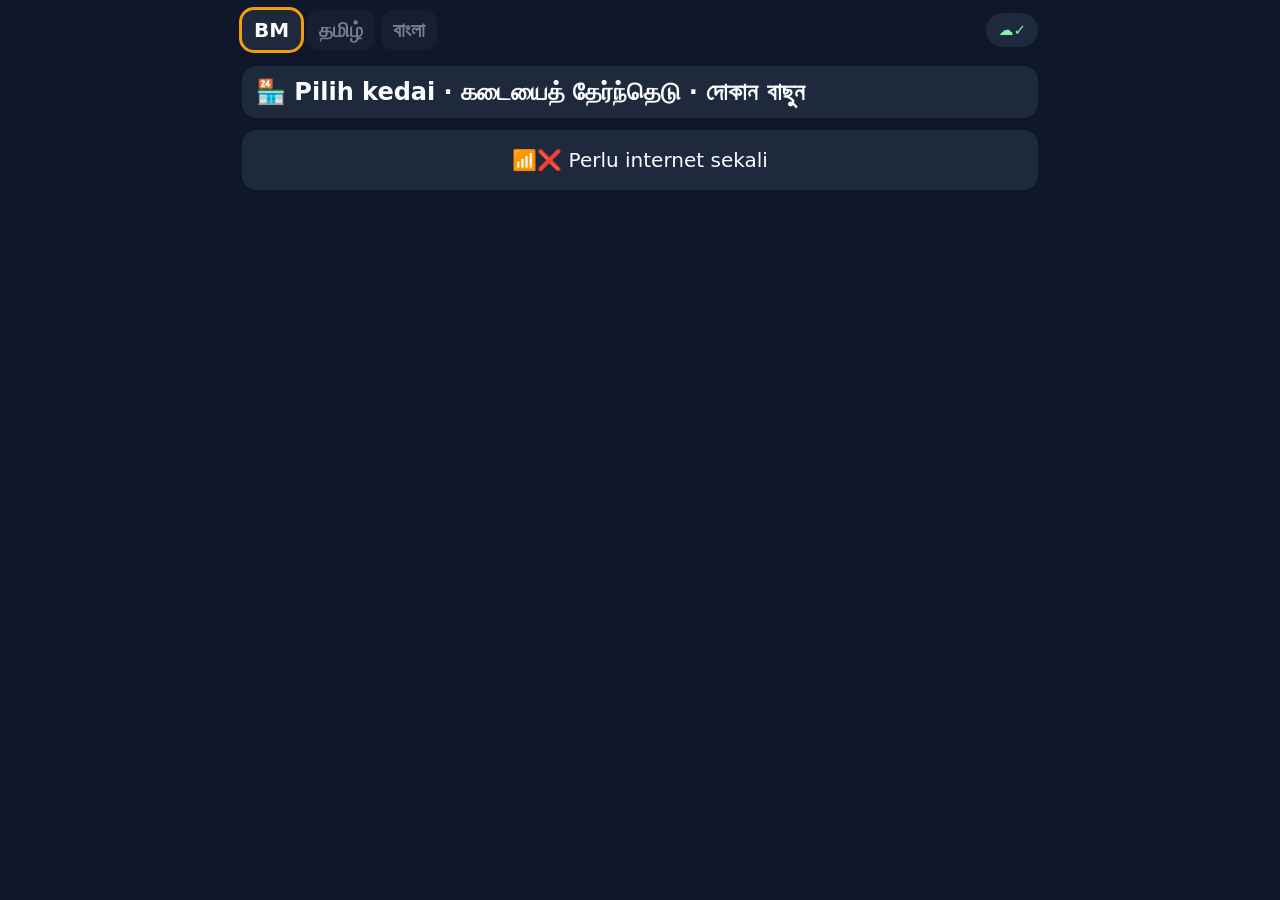
<file: stok_dapur/index.html>
<!doctype html>
<html lang="ms">
<head>
<meta charset="utf-8">
<meta name="viewport" content="width=device-width,initial-scale=1,maximum-scale=1,user-scalable=no,viewport-fit=cover">
<meta name="theme-color" content="#14532d">
<meta name="mobile-web-app-capable" content="yes">
<meta name="apple-mobile-web-app-capable" content="yes">
<title>Stok Dapur</title>
<link rel="manifest" href="manifest.webmanifest">
<link rel="icon" href="icons/icon-192.png">
<link rel="apple-touch-icon" href="icons/icon-192.png">
<link rel="stylesheet" href="style.css">
</head>
<body>
<div id="app"><div class="spin"></div></div>
<script src="config.js"></script>
<script src="core.js"></script>
<script src="app.js"></script>
</body>
</html>
</file>
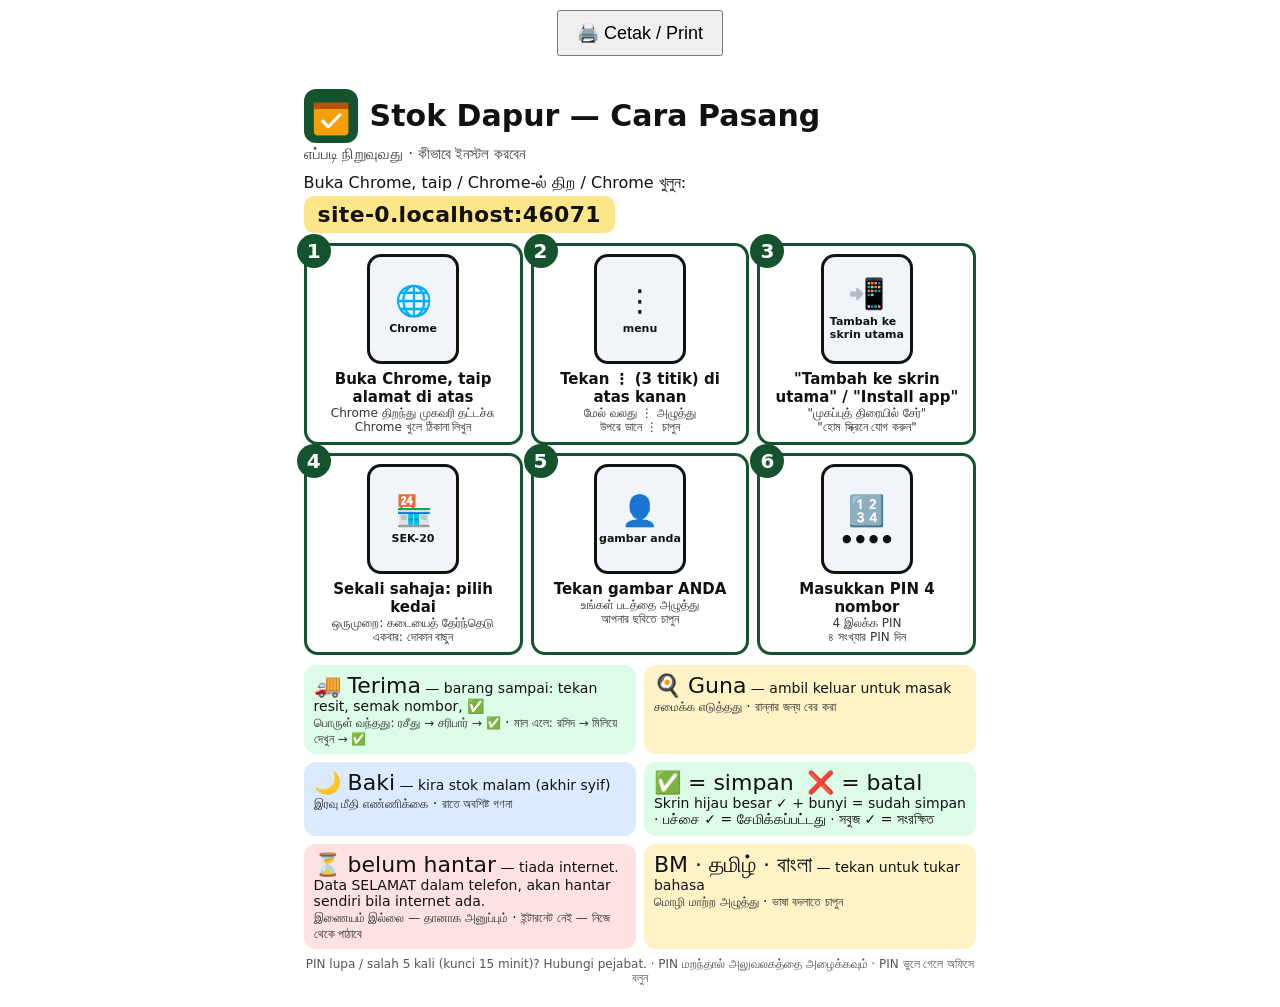
<file: stok_dapur/panduan.html>
<!doctype html>
<html lang="ms">
<head>
<meta charset="utf-8">
<meta name="viewport" content="width=device-width,initial-scale=1">
<title>Panduan Pasang — Stok Dapur</title>
<style>
  @page { size: A4; margin: 10mm; }
  * { box-sizing: border-box; }
  body { margin: 0; font-family: system-ui, -apple-system, "Segoe UI", Roboto, "Noto Sans Tamil", "Noto Sans Bengali", sans-serif; color: #111; background: #fff; }
  .page { max-width: 190mm; margin: 0 auto; padding: 6mm; }
  h1 { margin: 0; font-size: 30px; display: flex; align-items: center; gap: 12px; }
  h1 img { width: 54px; height: 54px; border-radius: 12px; }
  .sub { color: #444; margin: 2px 0 10px; font-size: 15px; }
  .url { display: inline-block; font-size: 22px; font-weight: 900; background: #fde68a; padding: 6px 14px; border-radius: 10px; margin: 4px 0 10px; letter-spacing: .3px; }
  .steps { display: grid; grid-template-columns: repeat(3, 1fr); gap: 8px; }
  .step { border: 3px solid #14532d; border-radius: 14px; padding: 8px; position: relative; min-height: 165px; }
  .num { position: absolute; top: -12px; left: -10px; background: #14532d; color: #fff; width: 34px; height: 34px; border-radius: 50%;
         font-weight: 900; font-size: 20px; display: flex; align-items: center; justify-content: center; }
  .phone { margin: 0 auto 6px; width: 92px; height: 110px; border: 3px solid #111; border-radius: 14px; display: flex; flex-direction: column;
           align-items: center; justify-content: center; gap: 4px; font-size: 30px; background: #f1f5f9; }
  .phone small { font-size: 11px; font-weight: 700; }
  .t { font-weight: 800; font-size: 15px; text-align: center; }
  .ta, .bn { font-size: 12px; color: #333; text-align: center; }
  .rules { margin-top: 10px; display: grid; grid-template-columns: 1fr 1fr; gap: 8px; }
  .rule { border-radius: 12px; padding: 8px 10px; font-size: 14px; }
  .g { background: #dcfce7; } .r { background: #fee2e2; } .y { background: #fef3c7; } .b { background: #dbeafe; }
  .big { font-size: 22px; }
  .foot { margin-top: 8px; font-size: 12px; color: #555; text-align: center; }
  @media print { .noprint { display: none; } }
  .noprint { text-align: center; margin: 10px; }
  .noprint button { font-size: 18px; padding: 10px 18px; }
</style>
</head>
<body>
<div class="noprint"><button onclick="print()">🖨️ Cetak / Print</button></div>
<div class="page">
  <h1><img src="icons/icon-192.png" alt="">Stok Dapur — Cara Pasang</h1>
  <div class="sub">எப்படி நிறுவுவது · কীভাবে ইনস্টল করবেন</div>
  <div>Buka Chrome, taip / Chrome-ல் திற / Chrome খুলুন:</div>
  <div class="url" id="u">khulafa-stok-dapur.onrender.com</div>

  <div class="steps">
    <div class="step"><div class="num">1</div><div class="phone">🌐<small>Chrome</small></div>
      <div class="t">Buka Chrome, taip alamat di atas</div><div class="ta">Chrome திறந்து முகவரி தட்டச்சு</div><div class="bn">Chrome খুলে ঠিকানা লিখুন</div></div>
    <div class="step"><div class="num">2</div><div class="phone">⋮<small>menu</small></div>
      <div class="t">Tekan ⋮ (3 titik) di atas kanan</div><div class="ta">மேல் வலது ⋮ அழுத்து</div><div class="bn">উপরে ডানে ⋮ চাপুন</div></div>
    <div class="step"><div class="num">3</div><div class="phone">📲<small>Tambah ke<br>skrin utama</small></div>
      <div class="t">"Tambah ke skrin utama" / "Install app"</div><div class="ta">"முகப்புத் திரையில் சேர்"</div><div class="bn">"হোম স্ক্রিনে যোগ করুন"</div></div>
    <div class="step"><div class="num">4</div><div class="phone">🏪<small>SEK-20</small></div>
      <div class="t">Sekali sahaja: pilih kedai</div><div class="ta">ஒருமுறை: கடையைத் தேர்ந்தெடு</div><div class="bn">একবার: দোকান বাছুন</div></div>
    <div class="step"><div class="num">5</div><div class="phone">👤<small>gambar anda</small></div>
      <div class="t">Tekan gambar ANDA</div><div class="ta">உங்கள் படத்தை அழுத்து</div><div class="bn">আপনার ছবিতে চাপুন</div></div>
    <div class="step"><div class="num">6</div><div class="phone">🔢<small>● ● ● ●</small></div>
      <div class="t">Masukkan PIN 4 nombor</div><div class="ta">4 இலக்க PIN</div><div class="bn">৪ সংখ্যার PIN দিন</div></div>
  </div>

  <div class="rules">
    <div class="rule g"><span class="big">🚚 Terima</span> — barang sampai: tekan resit, semak nombor, ✅<br>
      <span class="ta">பொருள் வந்தது: ரசீது → சரிபார் → ✅</span> · <span class="bn">মাল এলে: রসিদ → মিলিয়ে দেখুন → ✅</span></div>
    <div class="rule y"><span class="big">🍳 Guna</span> — ambil keluar untuk masak<br>
      <span class="ta">சமைக்க எடுத்தது</span> · <span class="bn">রান্নার জন্য বের করা</span></div>
    <div class="rule b"><span class="big">🌙 Baki</span> — kira stok malam (akhir syif)<br>
      <span class="ta">இரவு மீதி எண்ணிக்கை</span> · <span class="bn">রাতে অবশিষ্ট গণনা</span></div>
    <div class="rule g"><span class="big">✅ = simpan</span> &nbsp; <span class="big">❌ = batal</span><br>
      Skrin hijau besar ✓ + bunyi = sudah simpan · பச்சை ✓ = சேமிக்கப்பட்டது · সবুজ ✓ = সংরক্ষিত</div>
    <div class="rule r"><span class="big">⏳ belum hantar</span> — tiada internet. Data SELAMAT dalam telefon, akan hantar sendiri bila internet ada.<br>
      <span class="ta">இணையம் இல்லை — தானாக அனுப்பும்</span> · <span class="bn">ইন্টারনেট নেই — নিজে থেকে পাঠাবে</span></div>
    <div class="rule y"><span class="big">BM · தமிழ் · বাংলা</span> — tekan untuk tukar bahasa<br>
      <span class="ta">மொழி மாற்ற அழுத்து</span> · <span class="bn">ভাষা বদলাতে চাপুন</span></div>
  </div>
  <div class="foot">PIN lupa / salah 5 kali (kunci 15 minit)? Hubungi pejabat. · PIN மறந்தால் அலுவலகத்தை அழைக்கவும் · PIN ভুলে গেলে অফিসে বলুন</div>
</div>
<script>document.getElementById("u").textContent = location.host || "khulafa-stok-dapur.onrender.com";</script>
</body>
</html>
</file>
<file: stok_dapur/style.css>
/* Khulafa Stok Dapur — big tiles, high contrast, thumb-sized everything. */
:root {
  --bg: #0f172a; --panel: #1e293b; --line: #334155; --txt: #f8fafc; --dim: #94a3b8;
  --green: #16a34a; --green-d: #14532d; --red: #dc2626; --amber: #f59e0b; --blue: #2563eb; --orange: #ea580c;
}
* { box-sizing: border-box; -webkit-tap-highlight-color: transparent; }
html, body { margin: 0; background: var(--bg); color: var(--txt); font-family: system-ui, -apple-system, "Segoe UI", Roboto, "Noto Sans Tamil", "Noto Sans Bengali", sans-serif; }
body { padding-bottom: 110px; user-select: none; -webkit-user-select: none; }
button { font: inherit; color: inherit; border: 0; cursor: pointer; }
#app { max-width: 820px; margin: 0 auto; padding: 0 12px; }

.top { position: sticky; top: 0; z-index: 5; display: flex; align-items: center; gap: 8px; padding: 10px 0; background: var(--bg); flex-wrap: wrap; }
.langs { display: flex; gap: 6px; }
.flag { font-size: 20px; font-weight: 800; line-height: 1; padding: 10px 12px; border-radius: 12px; background: var(--panel); opacity: .45; }
.flag.on { opacity: 1; outline: 3px solid var(--amber); }
.badge { margin-left: auto; display: flex; gap: 6px; }
.pill { padding: 8px 12px; border-radius: 999px; font-weight: 700; font-size: 15px; background: var(--panel); }
.pill.wait { background: var(--orange); }
.pill.err { background: var(--red); }
.pill.off { background: #475569; }
.pill.okp { color: #86efac; }
.ghost { background: var(--panel); border-radius: 12px; padding: 8px 12px; font-size: 18px; display: flex; align-items: center; gap: 8px; }
.who .av { width: 34px; height: 34px; font-size: 18px; }

.title { font-size: 24px; margin: 6px 0 12px; padding: 12px 14px; border-radius: 14px; background: var(--panel); }
.title .n1 { display: inline; } .title .n2 { font-size: 15px; color: var(--dim); }
.note { padding: 18px; border-radius: 14px; background: var(--panel); font-size: 20px; text-align: center; grid-column: 1 / -1; }
.note.err { background: var(--red); }

.grid { display: grid; gap: 12px; }
.g1 { grid-template-columns: 1fr; }
.g2 { grid-template-columns: repeat(2, 1fr); }
.g3 { grid-template-columns: repeat(3, 1fr); }
@media (max-width: 420px) { .g3 { grid-template-columns: repeat(2, 1fr); } }

.tile { position: relative; background: var(--panel); border-radius: 18px; padding: 14px 10px; min-height: 120px;
  display: flex; flex-direction: column; align-items: center; justify-content: center; gap: 6px; text-align: center;
  border: 3px solid transparent; transition: transform .08s; }
.tile:active { transform: scale(.96); }
.tile .n1 { font-size: 19px; font-weight: 800; line-height: 1.15; }
.tile .n2 { font-size: 13px; color: var(--dim); line-height: 1.2; }
.tile .em { font-size: 46px; line-height: 1; }
.tile .ph { width: 72px; height: 72px; object-fit: cover; border-radius: 12px; }
.tile.big { min-height: 140px; font-size: 40px; }
.tile .done { position: absolute; top: 8px; right: 10px; background: var(--green); border-radius: 999px; padding: 2px 10px; font-weight: 800; font-size: 18px; }

.tile.kind { flex-direction: row; justify-content: flex-start; gap: 18px; min-height: 130px; padding: 18px 22px; text-align: left; }
.tile.kind .kicon, .tile.sup .kicon { font-size: 58px; }
.tile.kind .n1 { font-size: 28px; }
.tile.kind .n2 { font-size: 16px; color: #e2e8f0; }
.k-terima { background: linear-gradient(135deg, #166534, #15803d) !important; }
.k-guna { background: linear-gradient(135deg, #9a3412, #ea580c) !important; }
.k-baki { background: linear-gradient(135deg, #1e3a8a, #2563eb) !important; }
.tile.sup { flex-direction: row; justify-content: flex-start; gap: 16px; text-align: left; min-height: 96px; padding: 14px 18px; }
.tile.sup.other { background: #334155; }

.tile.item { min-height: 150px; }
.tile.item .val { font-size: 22px; font-weight: 900; padding: 4px 10px; border-radius: 10px; background: #0b1220; min-width: 70px; }
.tile.item.set { border-color: var(--green); }
.tile.item.set .val { background: var(--green); }
.tile.item.pre { border-color: var(--amber); }
.tile.item.pre .val { background: var(--amber); color: #111; }
.tile .tag { position: absolute; top: 6px; left: 8px; font-size: 12px; color: var(--amber); }
.tile.add { border: 3px dashed var(--line); }

.staff .av { width: 84px; height: 84px; font-size: 40px; }
.av { width: 64px; height: 64px; border-radius: 50%; display: flex; align-items: center; justify-content: center; font-weight: 900; object-fit: cover; color: #fff; }

.send { position: fixed; left: 0; right: 0; bottom: 0; display: flex; gap: 10px; padding: 12px; padding-bottom: max(12px, env(safe-area-inset-bottom));
  background: rgba(15, 23, 42, .96); border-top: 1px solid var(--line); z-index: 6; }
.btn { border-radius: 18px; font-size: 24px; font-weight: 900; padding: 18px 10px; }
.btn.green { background: var(--green); flex: 1; }
.btn.green[disabled] { opacity: .35; }
.btn.red { background: var(--red); min-width: 90px; }
.btn.grey { background: #475569; min-width: 80px; }

/* PIN */
.pinhead { display: flex; flex-direction: column; align-items: center; gap: 8px; margin: 16px 0; }
.pinhead .av { width: 96px; height: 96px; font-size: 46px; }
.pinhead .n1 { font-size: 24px; font-weight: 800; }
.dots { display: flex; justify-content: center; gap: 18px; margin: 10px 0; }
.dots span { width: 26px; height: 26px; border-radius: 50%; border: 3px solid var(--dim); }
.dots span.on { background: var(--amber); border-color: var(--amber); }
.pinmsg { text-align: center; min-height: 32px; font-size: 20px; font-weight: 700; }
.pinmsg.bad { color: #fca5a5; }

.pad { display: grid; grid-template-columns: repeat(3, 1fr); gap: 10px; max-width: 460px; margin: 10px auto; }
.key { background: #334155; border-radius: 18px; font-size: 34px; font-weight: 800; min-height: 72px; }
.key:active { background: #475569; }
.key.red { background: var(--red); }

/* keypad sheet */
.modal { position: fixed; inset: 0; background: rgba(0, 0, 0, .7); z-index: 20; display: flex; align-items: flex-end; justify-content: center; }
.sheet { background: var(--bg); width: 100%; max-width: 520px; border-radius: 22px 22px 0 0; padding: 14px 14px max(14px, env(safe-area-inset-bottom)); max-height: 100%; overflow: auto; }
.khead { display: flex; align-items: center; gap: 12px; }
.khead .em { font-size: 44px; } .khead .ph { width: 56px; height: 56px; border-radius: 10px; object-fit: cover; }
.khead .n1 { font-size: 22px; font-weight: 800; } .khead .n2 { color: var(--dim); font-size: 14px; }
.display { margin: 10px 0 4px; background: #020617; border-radius: 16px; padding: 10px 16px; text-align: right; font-size: 56px; font-weight: 900; font-variant-numeric: tabular-nums; }
.display small { font-size: 22px; color: var(--dim); }
.hint { text-align: right; color: var(--amber); font-size: 16px; margin-bottom: 4px; }
.steps { display: flex; gap: 8px; flex-wrap: wrap; margin: 6px 0; }
.key.step { flex: 1; font-size: 24px; min-height: 58px; background: #1e40af; }
.key.step.pack { background: #7c2d12; font-size: 20px; }
.key.step small { font-size: 14px; }
.row2 { display: flex; gap: 10px; margin-top: 8px; }
.row2 .btn.green { flex: 1; }

/* full-screen confirmation */
.flash { position: fixed; inset: 0; z-index: 50; display: flex; flex-direction: column; align-items: center; justify-content: center; animation: pop .25s ease-out; }
.flash.ok { background: var(--green); }
.flash.bad { background: var(--red); }
.flash .big { font-size: 180px; font-weight: 900; line-height: 1; }
.flash .msg { font-size: 26px; font-weight: 800; text-align: center; }
.flash .cloud { margin-top: 18px; background: rgba(0, 0, 0, .3); padding: 10px 18px; border-radius: 999px; font-size: 22px; }
@keyframes pop { from { transform: scale(.6); opacity: 0; } to { transform: scale(1); opacity: 1; } }

.spin { width: 48px; height: 48px; margin: 40px auto; border: 6px solid var(--line); border-top-color: var(--amber); border-radius: 50%; animation: sp 1s linear infinite; grid-column: 1 / -1; }
@keyframes sp { to { transform: rotate(360deg); } }
</file>
